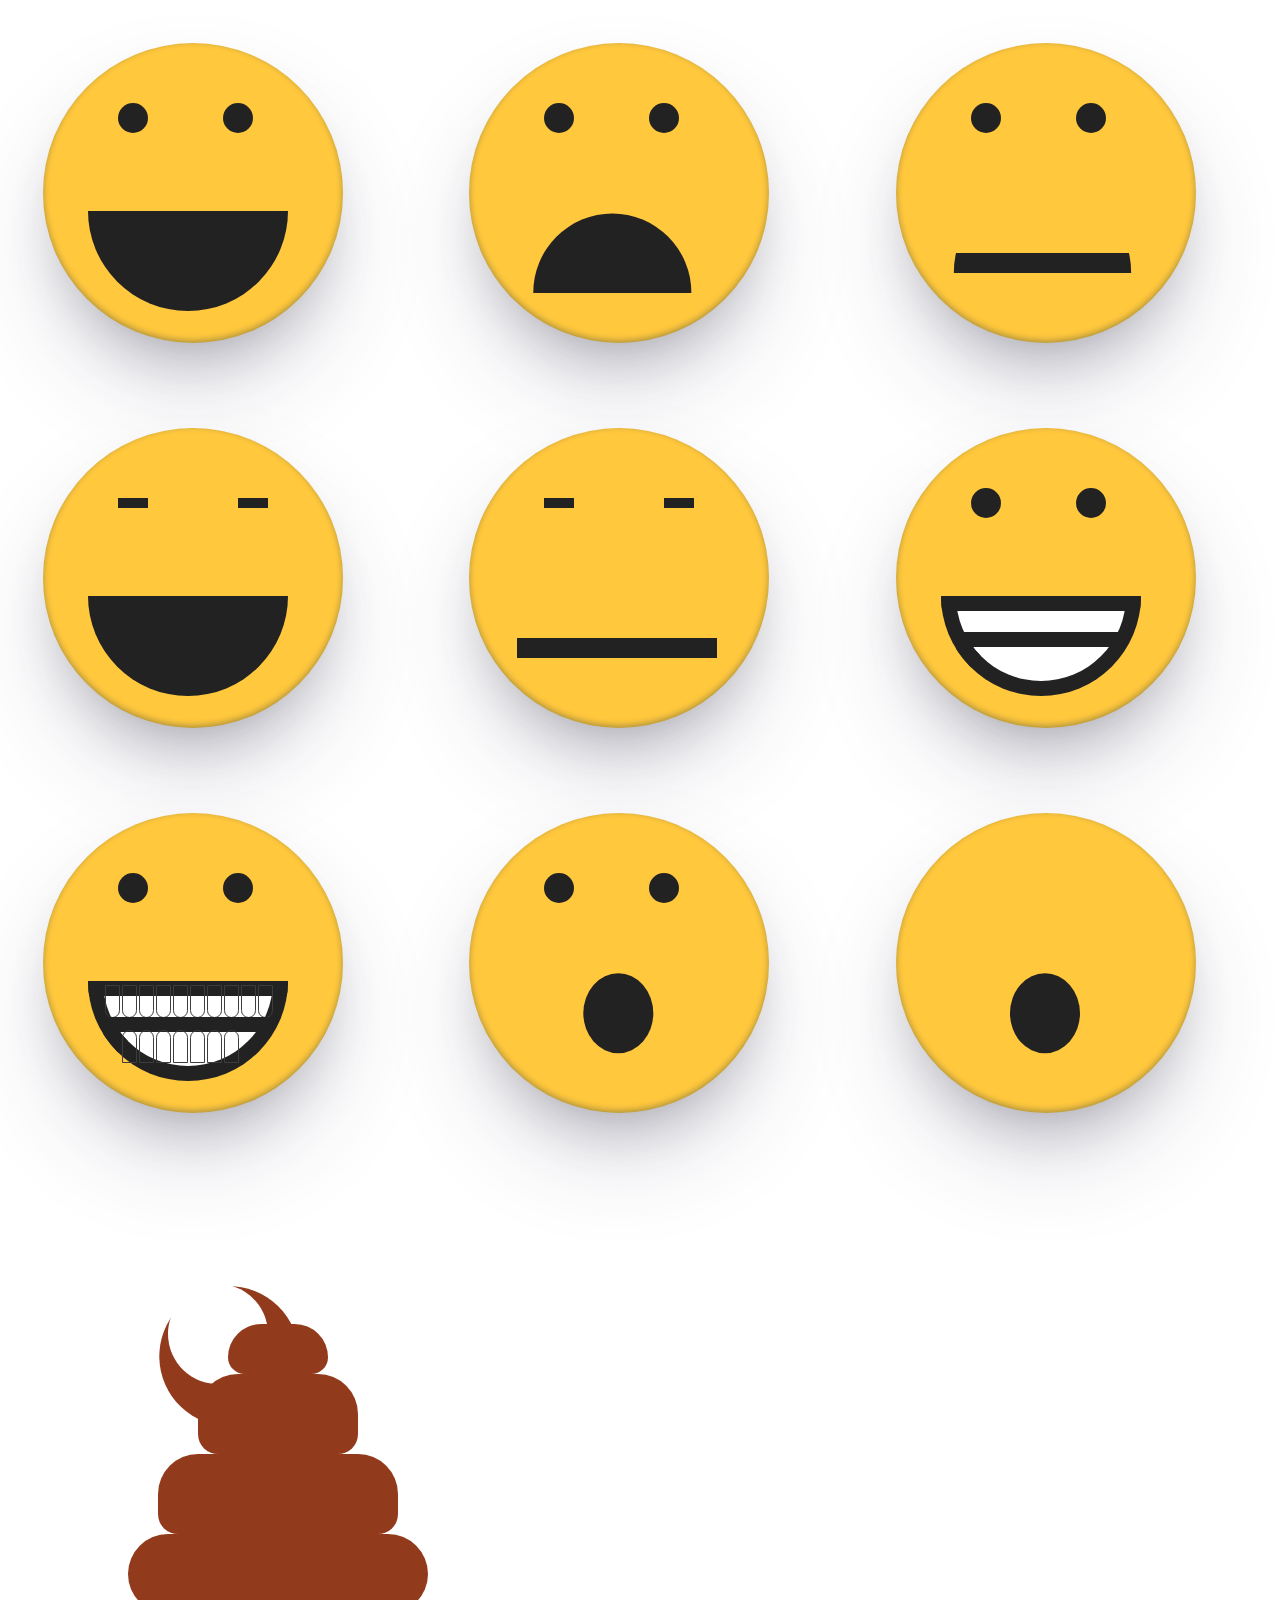
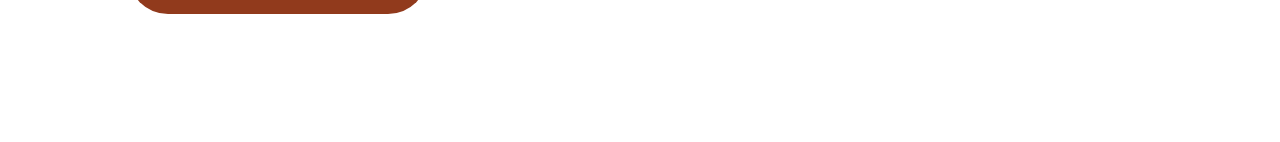
<file: index.html>
<!DOCTYPE html>
<html lang="en">

<head>
    <meta charset="UTF-8" />
    <meta http-equiv="X-UA-Compatible" content="IE=edge" />
    <meta name="viewport" content="width=device-width, initial-scale=1.0" />
    <title>Emoji's Palette</title>
    <link rel="stylesheet" href="css/emoji1.css" />
    <link rel="stylesheet" href="https://use.fontawesome.com/releases/v5.13.0/css/all.css" integrity="sha384-Bfad6CLCknfcloXFOyFnlgtENryhrpZCe29RTifKEixXQZ38WheV+i/6YWSzkz3V" crossorigin="anonymous" />
</head>

<body>
    <!-- packet-1 -->
    <div class="emoji-packet">
        <div class="emoji1">
            <div class="eyes-column">
                <div class="eye1"></div>
                <div class="eye2"></div>
            </div>
            <div class="smile"></div>
        </div>
        <div class="emoji2">
            <div class="eyes-column-2">
                <div class="eye3"></div>
                <div class="eye4"></div>
            </div>
            <div class="smile-2"></div>
        </div>
        <div class="emoji3">
            <div class="eyes-column-3">
                <div class="eye5"></div>
                <div class="eye6"></div>
            </div>
            <div class="smile-3"></div>
        </div>
    </div>
    <!-- packet-2 -->
    <div class="emoji-packet">
        <div class="emoji3">
            <div class="eyes-column-2">
                <div class="eye7"></div>
                <div class="eye8"></div>
            </div>
            <div class="smile"></div>
        </div>
        <div class="emoji3">
            <div class="eyes-column-2">
                <div class="eye7"></div>
                <div class="eye8"></div>
            </div>
            <div class="smile-4"></div>
        </div>
        <div class="emoji3">
            <div class="eyes-column-3">
                <div class="eye5"></div>
                <div class="eye6"></div>
            </div>
            <div class="smile-5">
                <div class="smile-5-1"></div>
            </div>
        </div>
    </div>
    <!-- packet-3 -->
    <div class="emoji-packet">
        <div class="emoji3">
            <div class="eyes-column-2">
                <div class="eye3"></div>
                <div class="eye4"></div>
            </div>
            <div class="teethsmile">
                <div class="teethsmile-bar-1">
                    <div class="teethsmile-border"></div>
                    <div class="teethsmile-border"></div>
                    <div class="teethsmile-border"></div>
                    <div class="teethsmile-border"></div>
                    <div class="teethsmile-border"></div>
                    <div class="teethsmile-border"></div>
                    <div class="teethsmile-border"></div>
                    <div class="teethsmile-border"></div>
                    <div class="teethsmile-border"></div>
                    <div class="teethsmile-border"></div>
                </div>
                <div class="smile-5-2"></div>
                <div class="teethsmile-bar-2">
                    <div class="teethsmile-border-1"></div>
                    <div class="teethsmile-border-1"></div>
                    <div class="teethsmile-border teethsmile-border-2"></div>
                    <div class="teethsmile-border teethsmile-border-2"></div>
                    <div class="teethsmile-border teethsmile-border-2"></div>
                    <div class="teethsmile-border teethsmile-border-2"></div>
                    <div class="teethsmile-border teethsmile-border-2"></div>
                    <div class="teethsmile-border teethsmile-border-2"></div>
                    <div class="teethsmile-border teethsmile-border-2"></div>
                    <div class="teethsmile-border-1"></div>
                </div>
            </div>
        </div>
        <div class="emoji3">
            <div class="eyes-column-3">
                <div class="eye5"></div>
                <div class="eye6"></div>
            </div>
            <div class="smile-6">
                <div class="smile-5-1-2"></div>
            </div>
        </div>
        <div class="emoji3">
            <div class="eyes-column-3">
                <div class="eye9">
                    <i class="fas fa-heart"></i>
                </div>
                <div class="eye10">
                    <i class="fas fa-heart"></i>
                </div>
            </div>
            <div class="smile-6">
                <div class="smile-5-1-2"></div>
            </div>
        </div>
    </div>
    <!-- packet-4 -->
    <div class="emoji-packet">
        <div class="poop-emoji">
            <div class="poop-cone"></div>
            <div class="poop-4"></div>
            <div class="poop-3"></div>
            <div class="poop-2"></div>
            <div class="poop-1"></div>
        </div>
    </div>
</body>

</html>
</file>
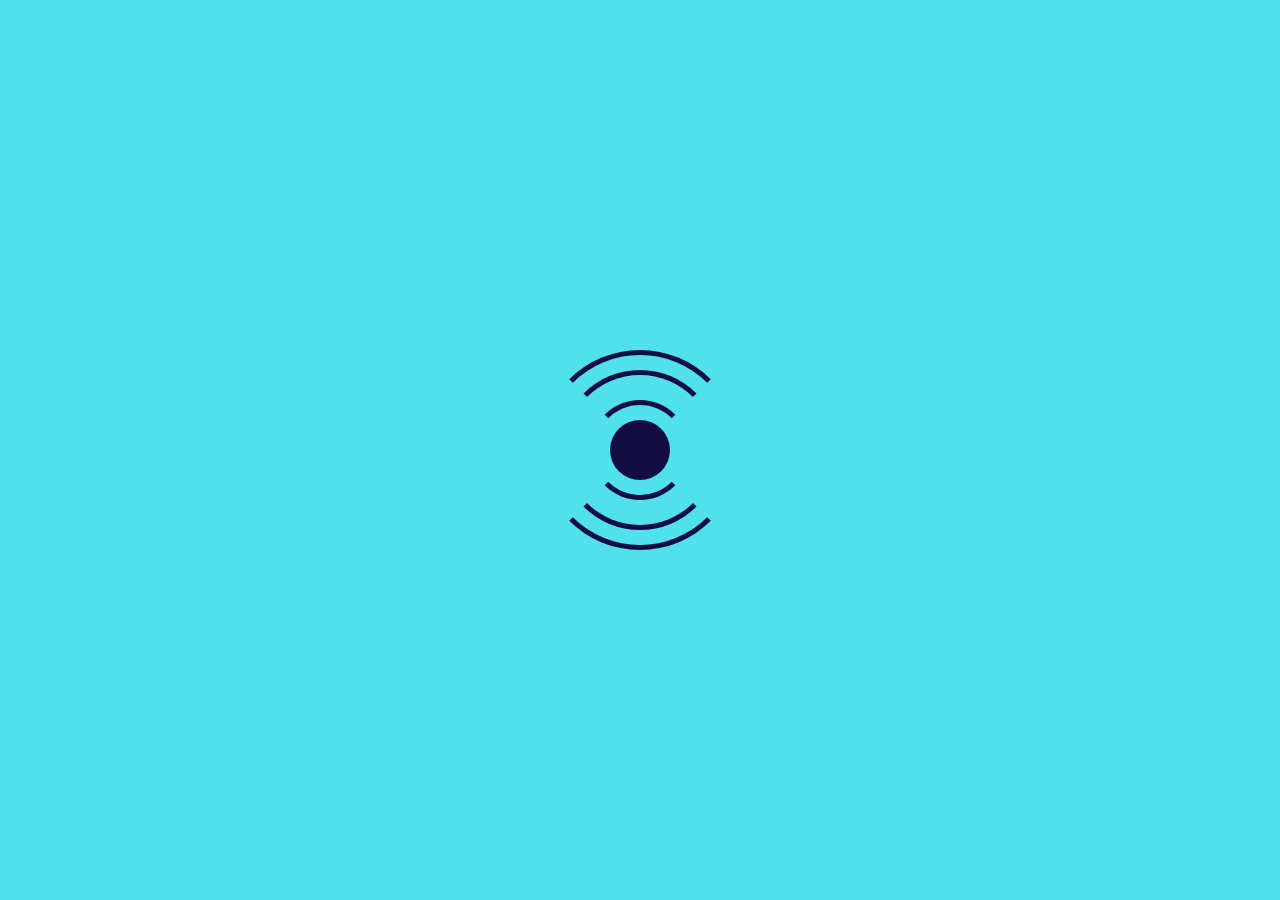
<file: index-2.html>
<!DOCTYPE html>
<html lang="en">

<head>
    <meta charset="UTF-8" />
    <meta http-equiv="X-UA-Compatible" content="IE=edge" />
    <meta name="viewport" content="width=device-width, initial-scale=1.0" />
    <title>fan</title>
    <link rel="stylesheet" href="css/style-2.css" />
</head>

<body>

    <div class="fan-container">
        <div class="outer-ring"></div>
        <div class="middle-ring"></div>
        <div class="inner-ring"></div>
        <div class="dot"></div>
    </div>
</body>

</html>
</file>
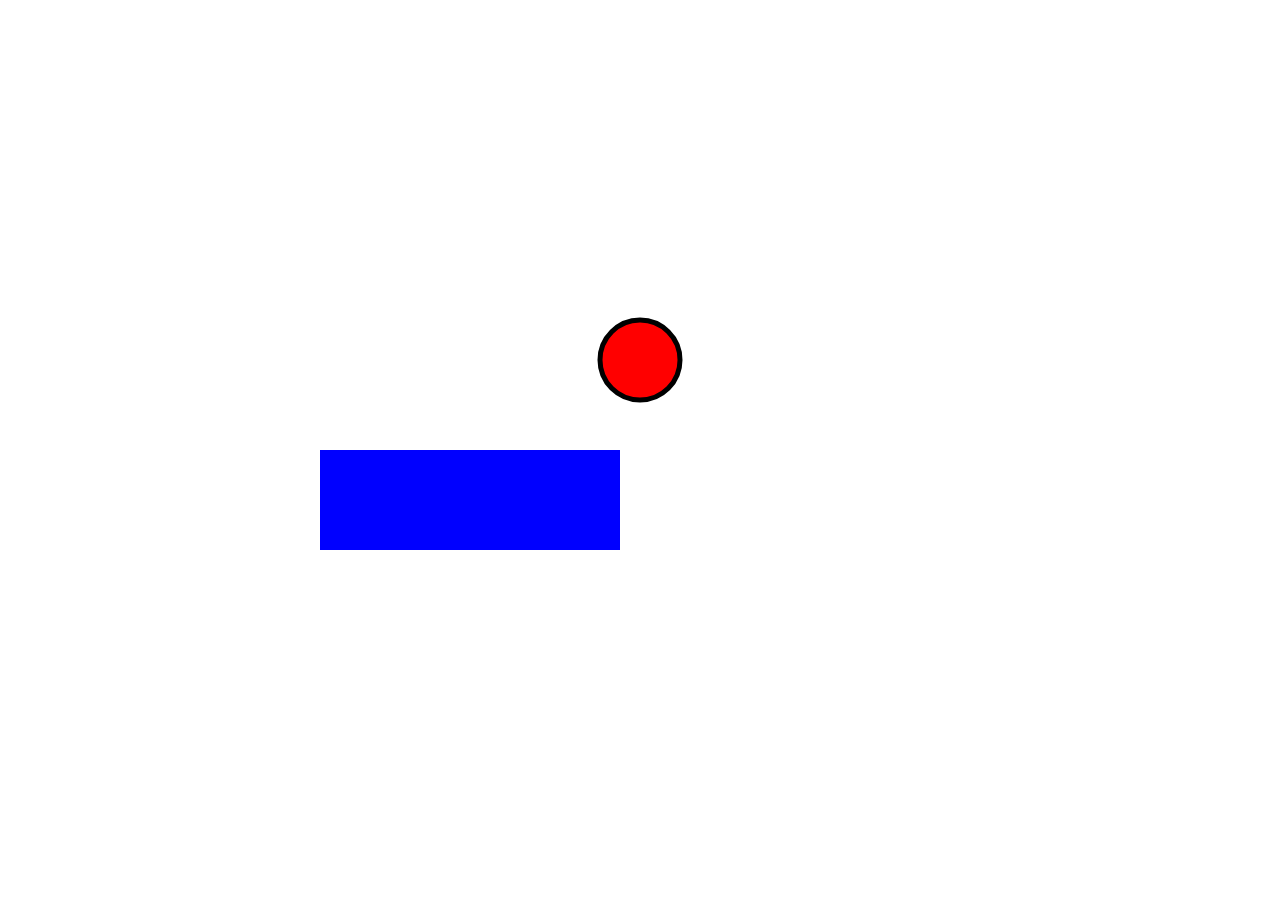
<file: index-3.html>
<!DOCTYPE html>
<html lang="en">

<head>
    <meta charset="UTF-8" />
    <meta http-equiv="X-UA-Compatible" content="IE=edge" />
    <meta name="viewport" content="width=device-width, initial-scale=1.0" />
    <title>svg test</title>
    <style type="text/css">
        * {
            margin: 0;
            padding: 0;
            box-sizing: border-box;
        }
    </style>
</head>

<body>
    <svg width="100vw" height="100vh">
      <circle
        cx="50%"
        cy="40%"
        fill="red"
        r="40"
        stroke="black"
        stroke-width="5"
      />
      <rect
        x="25%"
        y="50%"
        width="300"
        height="100"
        style="fill: rgb(0, 0, 255)"
      />
      <!-- <rect x="20%" y="20%" fill="#222" width="20%" height="20%" /> -->
      <!-- <circle
        cx="70%"
        cy="70%"
        r="30"
        stroke="blue"
        stroke-width="4"
        fill="black"
      /> -->
    </svg>
</body>

</html>
</file>
<file: css/emoji1.css>
* {
        margin: 0;
        padding: 0;
        box-sizing: border-box;
    }
    
    .emoji-packet {
        display: grid;
        grid-template-columns: repeat(3, 1fr);
        /* padding: 10%; */
    }
    
    .emoji1 {
        margin: 10%;
        height: 300px;
        width: 300px;
        background-color: #ffc83d;
        border-radius: 50%;
        position: relative;
        box-shadow: rgba(50, 50, 93, 0.25) 0px 50px 100px -20px, rgba(0, 0, 0, 0.3) 0px 30px 60px -30px, rgba(10, 37, 64, 0.35) 0px -2px 6px 0px inset;
    }
    
    .eyes-column {
        position: absolute;
        top: 25%;
        display: flex;
        justify-content: center;
        align-items: center;
        position: relative;
    }
    
    .eye1 {
        position: absolute;
        height: 30px;
        width: 30px;
        border-radius: 50%;
        background-color: #222;
        left: 25%;
    }
    
    .eye2 {
        position: absolute;
        height: 30px;
        width: 30px;
        border-radius: 50%;
        background-color: #222;
        left: 60%;
    }
    
    .smile {
        position: absolute;
        width: 200px;
        height: 100px;
        background-color: #222;
        top: 56%;
        left: 15%;
        /* clip-path: circle(50% at 49% 100%); */
        transform: rotate(180deg);
        border-radius: 150px 150px 0 0;
    }
    /* emoji 2 */
    
    .emoji2 {
        margin: 10%;
        height: 300px;
        width: 300px;
        background-color: #ffc83d;
        border-radius: 50%;
        position: relative;
        box-shadow: rgba(50, 50, 93, 0.25) 0px 50px 100px -20px, rgba(0, 0, 0, 0.3) 0px 30px 60px -30px, rgba(10, 37, 64, 0.35) 0px -2px 6px 0px inset;
    }
    
    .eyes-column-2 {
        position: absolute;
        top: 25%;
        display: flex;
        justify-content: center;
        align-items: center;
        position: relative;
    }
    
    .eye3 {
        position: absolute;
        height: 30px;
        width: 30px;
        border-radius: 50%;
        background-color: #222;
        left: 25%;
    }
    
    .eye4 {
        position: absolute;
        height: 30px;
        width: 30px;
        border-radius: 50%;
        background-color: #222;
        left: 60%;
    }
    
    .smile-2 {
        position: absolute;
        width: 200px;
        height: 100px;
        background-color: #222;
        top: 50%;
        left: 15%;
        clip-path: circle(50% at 49% 100%);
        /* transform: rotate(180deg); */
        border-radius: 150px 150px 0 0;
    }
    /* emoji3 */
    
    .emoji3 {
        margin: 10%;
        height: 300px;
        width: 300px;
        background-color: #ffc83d;
        border-radius: 50%;
        position: relative;
        box-shadow: rgba(50, 50, 93, 0.25) 0px 50px 100px -20px, rgba(0, 0, 0, 0.3) 0px 30px 60px -30px, rgba(10, 37, 64, 0.35) 0px -2px 6px 0px inset;
    }
    
    .eyes-column-3 {
        position: absolute;
        top: 25%;
        display: flex;
        justify-content: center;
        align-items: center;
        position: relative;
    }
    
    .eye5 {
        position: absolute;
        height: 30px;
        width: 30px;
        border-radius: 50%;
        background-color: #222;
        left: 25%;
    }
    
    .eye6 {
        position: absolute;
        height: 30px;
        width: 30px;
        border-radius: 50%;
        background-color: #222;
        left: 60%;
    }
    
    .smile-3 {
        position: absolute;
        width: 250px;
        height: 20px;
        background-color: #222;
        top: 70%;
        left: 8%;
        clip-path: circle(50% at 49% 100%);
        /* transform: rotate(180deg); */
        border-radius: 150px 150px 0 0;
    }
    /* emoji4 */
    
    .eye7 {
        position: absolute;
        left: 25%;
        width: 30px;
        height: 10px;
        background-color: #222;
    }
    
    .eye8 {
        position: absolute;
        left: 65%;
        width: 30px;
        height: 10px;
        background-color: #222;
    }
    
    .smile-4 {
        position: absolute;
        width: 200px;
        height: 20px;
        background-color: #222;
        top: 70%;
        left: 16%;
    }
    
    .smile-5 {
        position: absolute;
        width: 200px;
        height: 100px;
        background-color: #fff;
        top: 56%;
        left: 15%;
        border: 15px solid #222;
        /* clip-path: circle(50% at 49% 100%); */
        transform: rotate(180deg);
        border-radius: 150px 150px 0 0;
    }
    
    .smile-5-1 {
        height: 15px;
        width: 164px;
        background: #222;
        margin-top: 20%;
        border-radius: 10px 10px 0px 0px;
    }
    
    .teethsmile {
        position: absolute;
        width: 200px;
        height: 100px;
        background-color: #fff;
        top: 56%;
        left: 15%;
        border: 15px solid #222;
        /* clip-path: circle(50% at 49% 100%); */
        transform: rotate(180deg);
        border-radius: 150px 150px 0 0;
        /* place-items: center; */
        /* padding: 20% 0; */
        position: relative;
    }
    
    .teethsmile-bar-1 {
        display: grid;
        grid-template-columns: repeat(10, 1fr);
        position: relative;
    }
    
    .teethsmile-border {
        width: 15px;
        height: 33px;
        border: 1px solid rgb(61, 61, 61);
        margin-top: 281%;
        border-radius: 8px 8px 0 0;
    }
    
    .teethsmile-border-2 {
        transform: rotate(180deg);
    }
    
    .smile-5-2 {
        top: 48%;
        position: absolute;
        height: 15px;
        width: 164px;
        background: #222;
        margin-bottom: 80%;
        border-radius: 10px 10px 0px 0px;
    }
    
    .teethsmile-bar-2 {
        position: absolute;
        bottom: 180%;
        display: grid;
        grid-template-columns: repeat(10, 1fr);
        position: relative;
    }
    
    .smile-6 {
        position: absolute;
        width: 100px;
        height: 100px;
        background-color: #222;
        top: 50%;
        left: 33%;
        clip-path: ellipse(35% 40% at 50% 50%);
        border-radius: 150px 150px 0 0;
    }
    
    .eye9 {
        position: absolute;
        left: 25%;
        width: 30px;
        height: 10px;
        display: grid;
        place-items: center;
        background-color: transparent;
    }
    
    .eye10 {
        position: absolute;
        left: 65%;
        width: 30px;
        height: 10px;
        background-color: transparent;
    }
    
    .fa-heart {
        font-size: 35px;
        color: rgb(248, 0, 0);
    }
    /* poop emoji */
    
    .poop-emoji {
        padding: 30%;
        display: grid;
        place-items: center;
    }
    
    .poop-cone {
        /* position: absolute;
        top: 50%;
        left: 50%; */
        /* transform: translate(-50%, -50%); */
        height: 100px;
        width: 100px;
        box-shadow: -20px 15px 0 20px #913a1c;
        border-radius: 50%;
        transform: rotate(280deg);
        margin-bottom: -20%;
        margin-right: 40%;
        /* height: 100px;
        width: 300px;
        clip-path: polygon(20% 0%, 80% 0%, 100% 100%, 36% 55%);
        background-color: #913a1c;
        transform: rotate(70deg);
        margin-bottom: -10%;
        margin-left: -10%; */
        /* border-radius: 40px 40px 20px 20px; */
    }
    
    .poop-4 {
        width: 100px;
        height: 50px;
        border-radius: 40px 40px 20px 20px;
        background-color: #913a1c;
        z-index: 0;
    }
    
    .poop-3 {
        width: 160px;
        height: 80px;
        border-radius: 40px 40px 20px 20px;
        background-color: #913a1c;
        z-index: 80;
        overflow: hidden;
    }
    
    .poop-2 {
        width: 240px;
        height: 80px;
        border-radius: 40px 40px 20px 20px;
        background-color: #913a1c;
    }
    
    .poop-1 {
        border-radius: 40px;
        width: 300px;
        height: 80px;
        background-color: #913a1c;
        z-index: 100;
    }
</file>
<file: css/style-2.css>
* {
    margin: 0;
    padding: 0;
    box-sizing: border-box;
}

body {
    height: 100vh;
    width: 100vw;
    display: flex;
    justify-content: center;
    align-items: center;
    background-color: #51E1ED;
}

.fan-container {
    display: flex;
    justify-content: center;
    align-items: center;
    position: relative;
}

.outer-ring {
    /* background-color: #222; */
    margin: 5%;
    position: absolute;
    animation: rotator 0.8s linear infinite;
    width: 200px;
    height: 200px;
    border-radius: 50%;
    border-top: 5px solid #120E43;
    border-bottom: 5px solid #120E43;
    border-left: 5px solid transparent;
    border-right: 5px solid transparent;
}

.middle-ring {
    /* background-color: #222; */
    margin: 5%;
    position: absolute;
    animation: rotator 0.8s linear infinite reverse;
    width: 160px;
    height: 160px;
    border-radius: 50%;
    border-top: 5px solid #120E43;
    border-bottom: 5px solid #120E43;
    border-left: 5px solid transparent;
    border-right: 5px solid transparent;
}

.inner-ring {
    /* background-color: #222; */
    margin: 5%;
    position: absolute;
    animation: rotator 0.8s linear infinite;
    width: 100px;
    height: 100px;
    border-radius: 50%;
    border-top: 5px solid #120E43;
    border-bottom: 5px solid #120E43;
    border-left: 5px solid transparent;
    border-right: 5px solid transparent;
}

.dot {
    position: absolute;
    width: 60px;
    height: 60px;
    border-radius: 50%;
    background-color: #120E43;
}

@keyframes rotator {
    0% {
        transform: rotate(0deg);
    }
    100% {
        transform: rotate(180deg);
    }
}
</file>
